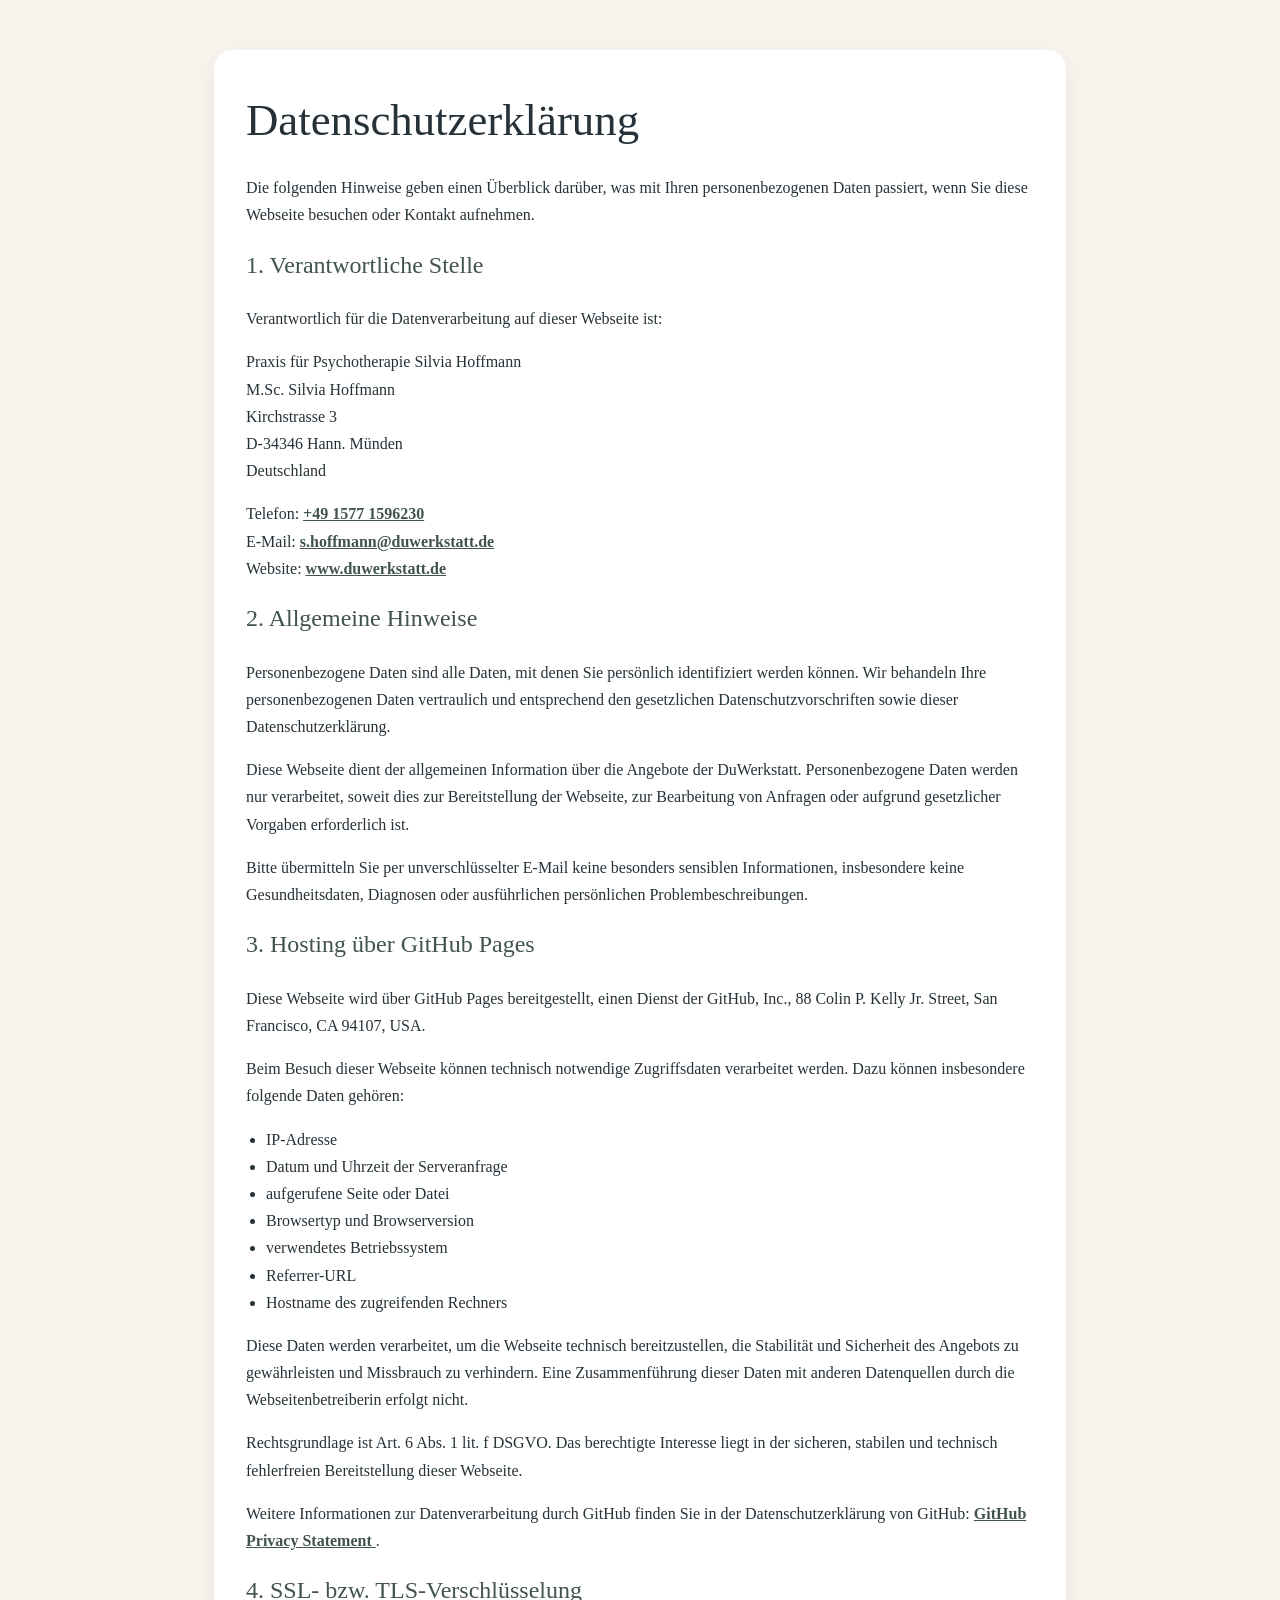
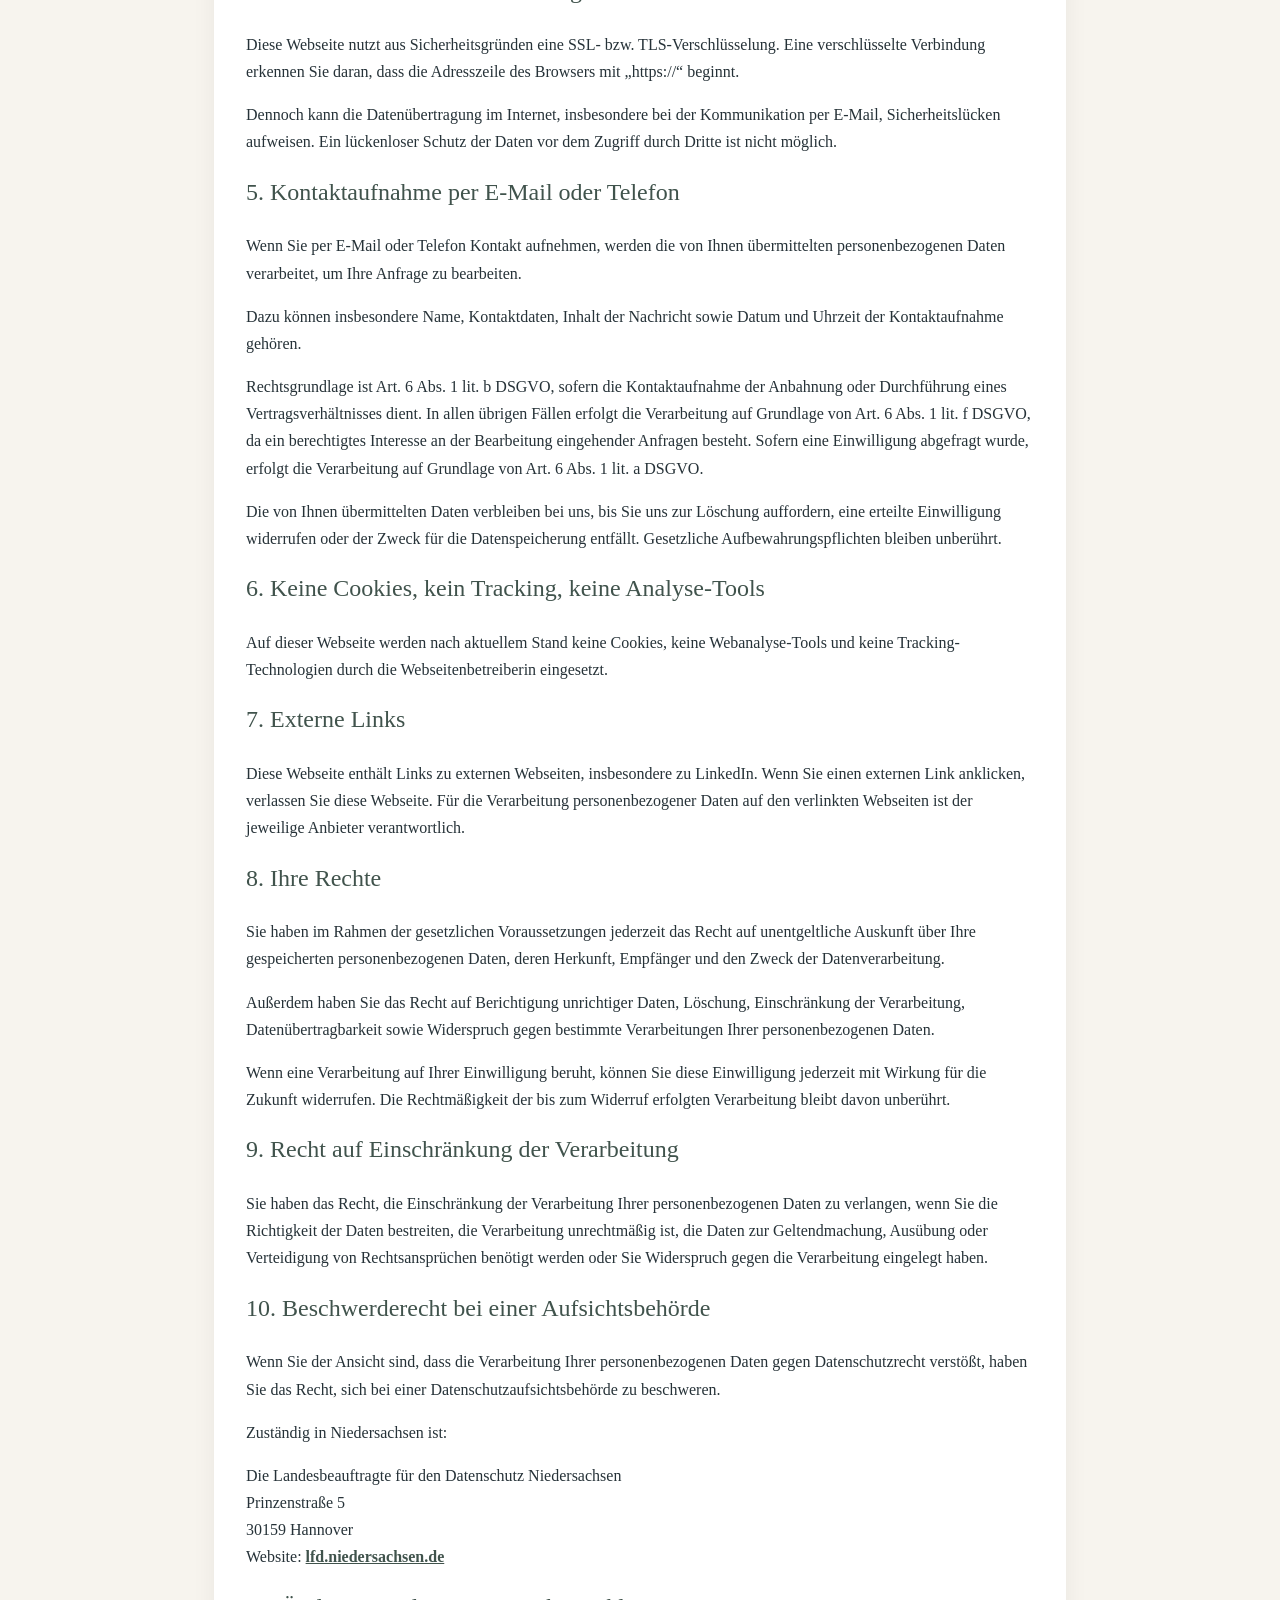
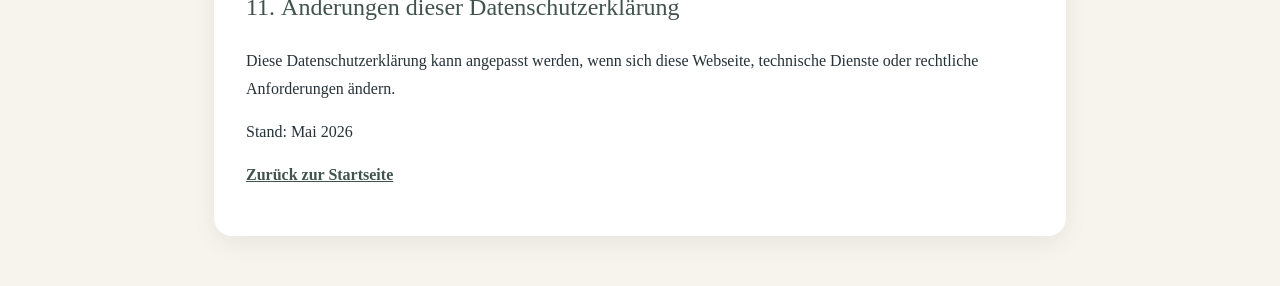
<file: datenschutz.html>
<!DOCTYPE html>
<html lang="de">
<head>
  <meta charset="UTF-8" />
  <meta name="viewport" content="width=device-width, initial-scale=1.0" />
  <title>Datenschutzerklärung – DuWerkstatt</title>
  <link rel="stylesheet" href="style.css" />
</head>
<body>

  <main>
    <section class="card">
      <h1>Datenschutz&shy;erklärung</h1>

      <p>
        Die folgenden Hinweise geben einen Überblick darüber, was mit Ihren personenbezogenen Daten
        passiert, wenn Sie diese Webseite besuchen oder Kontakt aufnehmen.
      </p>

      <h2>1. Verantwortliche Stelle</h2>
      <p>
        Verantwortlich für die Datenverarbeitung auf dieser Webseite ist:
      </p>

      <p>
        Praxis für Psychotherapie Silvia Hoffmann<br>
        M.Sc. Silvia Hoffmann<br>
        Kirchstrasse 3<br>
        D-34346 Hann. Münden<br>
        Deutschland
      </p>

      <p>
        Telefon: <a href="tel:+4915771596230">+49 1577 1596230</a><br>
        E-Mail: <a href="mailto:s.hoffmann@duwerkstatt.de">s.hoffmann@duwerkstatt.de</a><br>
        Website: <a href="https://www.duwerkstatt.de">www.duwerkstatt.de</a>
      </p>

      <h2>2. Allgemeine Hinweise</h2>
      <p>
        Personenbezogene Daten sind alle Daten, mit denen Sie persönlich identifiziert werden können.
        Wir behandeln Ihre personenbezogenen Daten vertraulich und entsprechend den gesetzlichen
        Datenschutzvorschriften sowie dieser Datenschutzerklärung.
      </p>

      <p>
        Diese Webseite dient der allgemeinen Information über die Angebote der DuWerkstatt.
        Personenbezogene Daten werden nur verarbeitet, soweit dies zur Bereitstellung der Webseite,
        zur Bearbeitung von Anfragen oder aufgrund gesetzlicher Vorgaben erforderlich ist.
      </p>

      <p>
        Bitte übermitteln Sie per unverschlüsselter E-Mail keine besonders sensiblen Informationen,
        insbesondere keine Gesundheitsdaten, Diagnosen oder ausführlichen persönlichen Problembeschreibungen.
      </p>

      <h2>3. Hosting über GitHub Pages</h2>
      <p>
        Diese Webseite wird über GitHub Pages bereitgestellt, einen Dienst der GitHub, Inc.,
        88 Colin P. Kelly Jr. Street, San Francisco, CA 94107, USA.
      </p>

      <p>
        Beim Besuch dieser Webseite können technisch notwendige Zugriffsdaten verarbeitet werden.
        Dazu können insbesondere folgende Daten gehören:
      </p>

      <ul>
        <li>IP-Adresse</li>
        <li>Datum und Uhrzeit der Serveranfrage</li>
        <li>aufgerufene Seite oder Datei</li>
        <li>Browsertyp und Browserversion</li>
        <li>verwendetes Betriebssystem</li>
        <li>Referrer-URL</li>
        <li>Hostname des zugreifenden Rechners</li>
      </ul>

      <p>
        Diese Daten werden verarbeitet, um die Webseite technisch bereitzustellen,
        die Stabilität und Sicherheit des Angebots zu gewährleisten und Missbrauch zu verhindern.
        Eine Zusammenführung dieser Daten mit anderen Datenquellen durch die Webseitenbetreiberin
        erfolgt nicht.
      </p>

      <p>
        Rechtsgrundlage ist Art. 6 Abs. 1 lit. f DSGVO. Das berechtigte Interesse liegt in der
        sicheren, stabilen und technisch fehlerfreien Bereitstellung dieser Webseite.
      </p>

      <p>
        Weitere Informationen zur Datenverarbeitung durch GitHub finden Sie in der Datenschutzerklärung
        von GitHub:
        <a href="https://docs.github.com/site-policy/privacy-policies/github-privacy-statement" target="_blank" rel="noopener noreferrer">
          GitHub Privacy Statement
        </a>.
      </p>

      <h2>4. SSL- bzw. TLS-Verschlüsselung</h2>
      <p>
        Diese Webseite nutzt aus Sicherheitsgründen eine SSL- bzw. TLS-Verschlüsselung.
        Eine verschlüsselte Verbindung erkennen Sie daran, dass die Adresszeile des Browsers mit
        „https://“ beginnt.
      </p>

      <p>
        Dennoch kann die Datenübertragung im Internet, insbesondere bei der Kommunikation per E-Mail,
        Sicherheitslücken aufweisen. Ein lückenloser Schutz der Daten vor dem Zugriff durch Dritte
        ist nicht möglich.
      </p>

      <h2>5. Kontaktaufnahme per E-Mail oder Telefon</h2>
      <p>
        Wenn Sie per E-Mail oder Telefon Kontakt aufnehmen, werden die von Ihnen übermittelten
        personenbezogenen Daten verarbeitet, um Ihre Anfrage zu bearbeiten.
      </p>

      <p>
        Dazu können insbesondere Name, Kontaktdaten, Inhalt der Nachricht sowie Datum und Uhrzeit
        der Kontaktaufnahme gehören.
      </p>

      <p>
        Rechtsgrundlage ist Art. 6 Abs. 1 lit. b DSGVO, sofern die Kontaktaufnahme der Anbahnung
        oder Durchführung eines Vertragsverhältnisses dient. In allen übrigen Fällen erfolgt die
        Verarbeitung auf Grundlage von Art. 6 Abs. 1 lit. f DSGVO, da ein berechtigtes Interesse
        an der Bearbeitung eingehender Anfragen besteht. Sofern eine Einwilligung abgefragt wurde,
        erfolgt die Verarbeitung auf Grundlage von Art. 6 Abs. 1 lit. a DSGVO.
      </p>

      <p>
        Die von Ihnen übermittelten Daten verbleiben bei uns, bis Sie uns zur Löschung auffordern,
        eine erteilte Einwilligung widerrufen oder der Zweck für die Datenspeicherung entfällt.
        Gesetzliche Aufbewahrungspflichten bleiben unberührt.
      </p>

      <h2>6. Keine Cookies, kein Tracking, keine Analyse-Tools</h2>
      <p>
        Auf dieser Webseite werden nach aktuellem Stand keine Cookies, keine Webanalyse-Tools
        und keine Tracking-Technologien durch die Webseitenbetreiberin eingesetzt.
      </p>

      <h2>7. Externe Links</h2>
      <p>
        Diese Webseite enthält Links zu externen Webseiten, insbesondere zu LinkedIn.
        Wenn Sie einen externen Link anklicken, verlassen Sie diese Webseite. Für die Verarbeitung
        personenbezogener Daten auf den verlinkten Webseiten ist der jeweilige Anbieter verantwortlich.
      </p>

      <h2>8. Ihre Rechte</h2>
      <p>
        Sie haben im Rahmen der gesetzlichen Voraussetzungen jederzeit das Recht auf unentgeltliche
        Auskunft über Ihre gespeicherten personenbezogenen Daten, deren Herkunft, Empfänger und den
        Zweck der Datenverarbeitung.
      </p>

      <p>
        Außerdem haben Sie das Recht auf Berichtigung unrichtiger Daten, Löschung,
        Einschränkung der Verarbeitung, Datenübertragbarkeit sowie Widerspruch gegen bestimmte
        Verarbeitungen Ihrer personenbezogenen Daten.
      </p>

      <p>
        Wenn eine Verarbeitung auf Ihrer Einwilligung beruht, können Sie diese Einwilligung jederzeit
        mit Wirkung für die Zukunft widerrufen. Die Rechtmäßigkeit der bis zum Widerruf erfolgten
        Verarbeitung bleibt davon unberührt.
      </p>

      <h2>9. Recht auf Einschränkung der Verarbeitung</h2>
      <p>
        Sie haben das Recht, die Einschränkung der Verarbeitung Ihrer personenbezogenen Daten zu
        verlangen, wenn Sie die Richtigkeit der Daten bestreiten, die Verarbeitung unrechtmäßig ist,
        die Daten zur Geltendmachung, Ausübung oder Verteidigung von Rechtsansprüchen benötigt werden
        oder Sie Widerspruch gegen die Verarbeitung eingelegt haben.
      </p>

      <h2>10. Beschwerderecht bei einer Aufsichtsbehörde</h2>
      <p>
        Wenn Sie der Ansicht sind, dass die Verarbeitung Ihrer personenbezogenen Daten gegen
        Datenschutzrecht verstößt, haben Sie das Recht, sich bei einer Datenschutzaufsichtsbehörde
        zu beschweren.
      </p>

      <p>
        Zuständig in Niedersachsen ist:
      </p>

      <p>
        Die Landesbeauftragte für den Datenschutz Niedersachsen<br>
        Prinzenstraße 5<br>
        30159 Hannover<br>
        Website:
        <a href="https://lfd.niedersachsen.de" target="_blank" rel="noopener noreferrer">
          lfd.niedersachsen.de
        </a>
      </p>

      <h2>11. Änderungen dieser Datenschutzerklärung</h2>
      <p>
        Diese Datenschutzerklärung kann angepasst werden, wenn sich diese Webseite, technische Dienste
        oder rechtliche Anforderungen ändern.
      </p>

      <p>
        Stand: Mai 2026
      </p>

      <p>
        <a href="index.html">Zurück zur Startseite</a>
      </p>
    </section>
  </main>

</body>
</html>
</file>
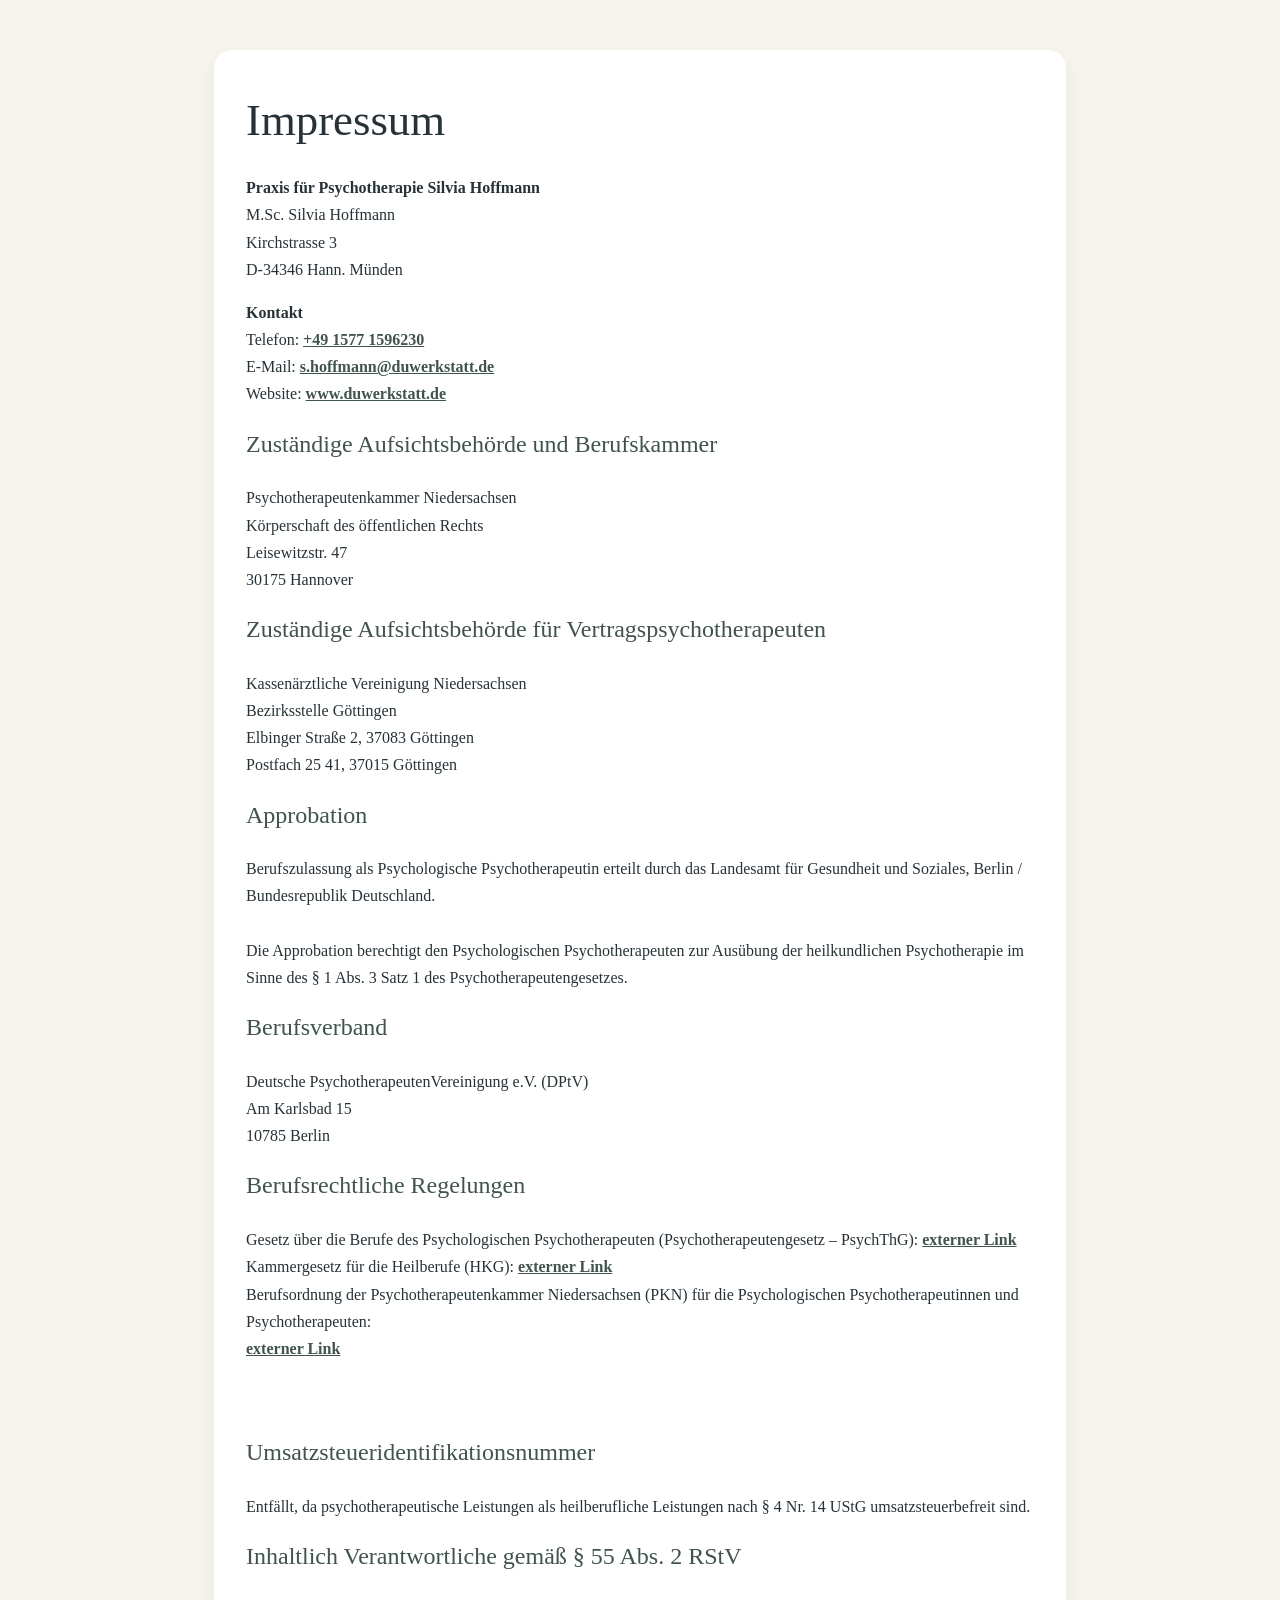
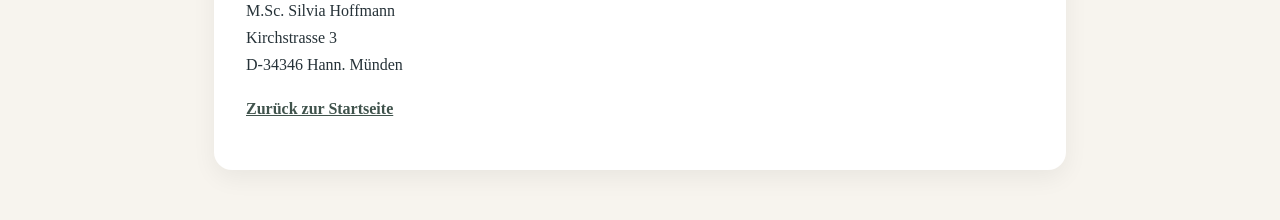
<file: impressum.html>
<!DOCTYPE html>
<html lang="de">
<head>
  <meta charset="UTF-8" />
  <meta name="viewport" content="width=device-width, initial-scale=1.0" />
  <title>Impressum – DuWerkstatt</title>
  <link rel="stylesheet" href="style.css" />
</head>
<body>

  <main>
    <section class="card">
      <h1>Impressum</h1>

      <p>
        <strong>Praxis für Psychotherapie Silvia Hoffmann</strong><br>
        M.Sc. Silvia Hoffmann<br>
        Kirchstrasse 3<br>
        D-34346 Hann. Münden
      </p>

      <p>
        <strong>Kontakt</strong><br>
        Telefon: <a href="tel:+4915771596230">+49 1577 1596230</a><br>
        E-Mail: <a href="mailto:s.hoffmann@duwerkstatt.de">s.hoffmann@duwerkstatt.de</a><br>
        Website: <a href="https://www.duwerkstatt.de">www.duwerkstatt.de</a>
      </p>

      <h2>Zuständige Aufsichtsbehörde und Berufskammer</h2>
      <p>
       Psychotherapeutenkammer Niedersachsen<br>
       Körperschaft des öffentlichen Rechts<br>
       Leisewitzstr. 47<br>
       30175 Hannover<br>
      </p>

      <h2>Zuständige Aufsichtsbehörde für Vertragspsychotherapeuten</h2>
      <p>
       Kassenärztliche Vereinigung Niedersachsen<br>
       Bezirksstelle Göttingen<br>
       Elbinger Straße 2, 37083 Göttingen<br>
       Postfach 25 41, 37015 Göttingen<br>
      </p>

      <h2>Approbation</h2>
      <p>
       Berufszulassung als Psychologische Psychotherapeutin erteilt durch das Landesamt für Gesundheit und Soziales, Berlin / Bundesrepublik Deutschland.<br>
       <br>
       Die Approbation berechtigt den Psychologischen Psychotherapeuten zur Ausübung der heilkundlichen Psychotherapie im Sinne des § 1 Abs. 3 Satz 1 des Psychotherapeutengesetzes.<br>
      </p>

      <h2>Berufsverband</h2>
      <p>
      Deutsche PsychotherapeutenVereinigung e.V. (DPtV)<br>
      Am Karlsbad 15<br>
      10785 Berlin<br>
      </p>

      <h2>Berufsrechtliche Regelungen</h2>
      <p>
      <p>Gesetz über die Berufe des Psychologischen Psychotherapeuten (Psychotherapeutengesetz – PsychThG): <a href="https://www.gesetze-im-internet.de/psychthg_2020/BJNR160410019.html" target="_blank">externer
                Link</a>
            Kammergesetz für die Heilberufe (HKG):
            <a style="font-variant: normal;" href="http://www.nds-voris.de/jportal/portal/t/cfl/page/bsvorisprod.psml/media-type/html;jsessionid=C85EAAA1F81E5B492BE17F74291F5EF9.jp26?action=controls.jw.MaxMinDocument&amp;showdoccase=1&amp;max=true" target="_blank">externer
                Link</a>
            <br>
            Berufsordnung der Psychotherapeutenkammer Niedersachsen (PKN) für die Psychologischen Psychotherapeutinnen
            und
            Psychotherapeuten:<br>
            <a href="https://www.pknds.de/fileadmin/1.ueber_Uns/Satzungen_und_Ordnungen/BerufsO.pdf" target="_blank">externer Link</a>
            <br><br><br>
      </p>

      <h2>Umsatzsteueridentifikationsnummer</h2>
      <p>
        Entfällt, da psychotherapeutische Leistungen als heilberufliche Leistungen nach § 4 Nr. 14 UStG umsatzsteuerbefreit sind.<br>
      </p>

      <h2>Inhaltlich Verantwortliche gemäß § 55 Abs. 2 RStV</h2>
      <p>
        M.Sc. Silvia Hoffmann<br>
        Kirchstrasse 3<br>
        D-34346 Hann. Münden
      </p>

      <p>
        <a href="index.html">Zurück zur Startseite</a>
      </p>
    </section>
  </main>

</body>
</html>
</file>
<file: style.css>
body {
  margin: 0;
  font-family: Georgia, "Times New Roman", serif;
  background: #f7f4ee;
  color: #263238;
  line-height: 1.7;
}

* {
  box-sizing: border-box;
}

//header {
//  padding: 80px 24px;
//  text-align: center;
//  background: #d8e3dc;
//}

h1 {
  margin: 0;
  font-size: 2.8rem;
  font-weight: normal;
  overflow-wrap: anywhere;
  hyphens: auto;
}

.subtitle {
  margin-top: 12px;
  font-size: 1.2rem;
}

main {
  max-width: 900px;
  margin: 50px auto;
  padding: 0 24px;
}

section {
  margin-bottom: 36px;
  background: #ffffff;
  padding: 32px;
  border-radius: 18px;
  box-shadow: 0 8px 24px rgba(0,0,0,0.06);
}

h2 {
  margin-top: 0;
  color: #40534c;
  font-weight: normal;
}

ul {
  padding-left: 20px;
}

.intro {
  font-size: 1.1rem;
}

.contact {
  text-align: center;
  background: #efe7da;
}

a {
  color: #40534c;
  font-weight: bold;
}

footer {
  text-align: center;
  padding: 32px 20px;
  font-size: 0.9rem;
  color: #6b7280;
}

.button {
  display: inline-block;
  margin: 10px 8px;
  padding: 12px 22px;
  border-radius: 999px;
  background: #40534c;
  color: #ffffff;
  text-decoration: none;
  font-weight: bold;
}

.button:hover {
  background: #2f3f39;
}

.button.secondary {
  background: #ffffff;
  color: #40534c;
  border: 1px solid #40534c;
}

.button.secondary:hover {
  background: #f7f4ee;
}
.hero-image {
  max-width: 900px;
  margin: 50px auto 30px auto;
  padding: 0 24px;
  background: transparent;
}

.hero-image img {
  display: block;
  width: 100%;
  height: auto;
  border-radius: 18px;
  box-shadow: 0 8px 24px rgba(0,0,0,0.06);
}


.profile-intro {
  max-width: 900px;
  margin: 36px auto;
  padding: 32px;
  display: flex;
  gap: 32px;
  align-items: center;
  background: #efe7da;
  border-radius: 18px;
  box-shadow: 0 8px 24px rgba(0,0,0,0.06);
}

.profile-photo {
  flex: 0 0 35%;
  text-align: center;
}

.profile-photo img {
  width: 100%;
  max-width: 280px;
  height: auto;
  display: block;
  border-radius: 18px;
  box-shadow: 0 8px 24px rgba(0,0,0,0.06);
}

.profile-text {
  flex: 1;
  text-align: left;
}

.profile-text h1 {
  margin: 0;
  font-size: 2.3rem;
}

.profile-text p {
  margin: 8px 0 0 0;
}

.profile-text .eyebrow {
  margin: 0 0 8px 0;
  font-size: 0.95rem;
  color: #40534c;
  letter-spacing: 0.03em;
}

.profile-intro.reverse {
  flex-direction: row-reverse;
}

@media (max-width: 700px) {
  .profile-intro,
  .profile-intro.reverse {
    flex-direction: column;
    text-align: center;
  }
}

  .profile-text {
    text-align: center;
  }

  .profile-photo {
    flex: none;
  }

  .profile-photo img {
    max-width: 260px;
  }
}
</file>
